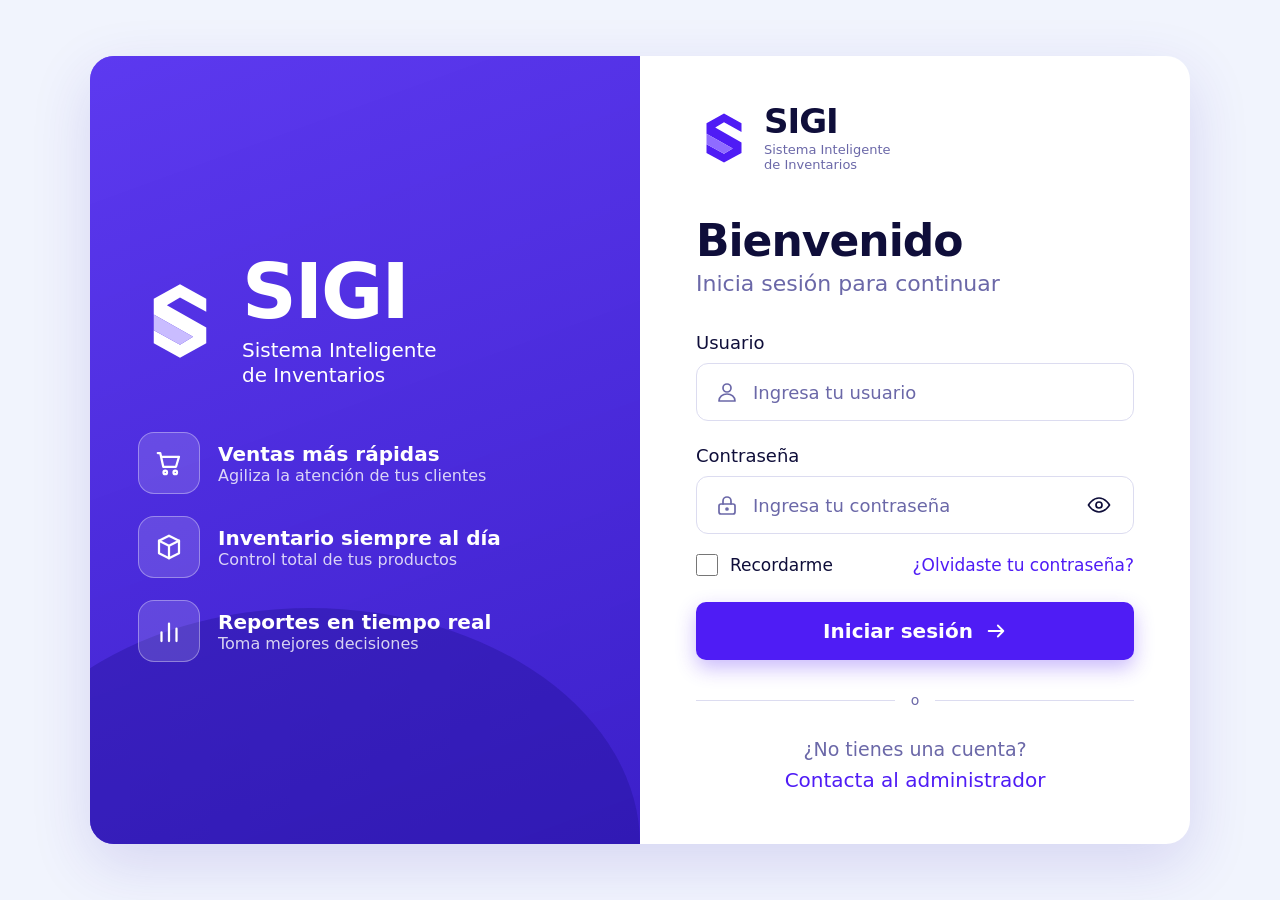
<file: Login/index.html>
<!doctype html>
<html lang="es">
  <head>
    <meta charset="UTF-8" />
    <meta name="viewport" content="width=device-width, initial-scale=1" />
    <title>SIGI – Iniciar sesión</title>
    <link rel="stylesheet" href="style.css" />
  </head>
  <body>
    <main class="card">
      <!-- PANEL IZQUIERDO DE INFORMACION -->
      <section class="hero" aria-label="Presentación de SIGI">
        <div class="brand-big">
          <!-- PROPIEDADES DE ESTILO PARA EL LOGOTIPO "S"-->
          <svg viewBox="0 0 64 64">
            <path
              d="M32 4 52 15v10L32 14 22 20l30 17v12L32 60 12 49V39l20 11 10-6L12 27V15z"
              fill="#fff"
            />
            <path d="M12 27l30 17-10 6-20-11z" fill="#c9bcff" />
          </svg>
          <div>
            <h1>SIGI</h1>
            <p>Sistema Inteligente<br />de Inventarios</p>
          </div>
        </div>

        <!-- CONTENEDOR DE LISTA DE INFORMACION PANEL IZQUIERDO -->
        <ul class="features">
          <!-- VENTAS MAS RAPIDAS   -->
          <li>
            <div class="icon-box">
              <!-- SE CREAN LAS PROPIEDADES DEL ICONO -->
              <svg viewBox="0 0 24 24">
                <path d="M3 4h2l2.4 11h10.2L20 7H6.2" />
                <circle cx="9" cy="19.5" r="1.4" />
                <circle cx="17" cy="19.5" r="1.4" />
              </svg>
            </div>

            <div>
              <!-- SE ACOMPAÑA CON LA INFORMACION DEL LOGOTIPO CREADO -->
              <strong>Ventas más rápidas</strong>
              <span>Agiliza la atención de tus clientes</span>
            </div>
          </li>

          <!-- INVENTARIO SIEMPRE AL DIA   -->
          <li>
            <div class="icon-box">
              <!-- SE CREAN LAS PROPIEDADES DEL ICONO -->
              <svg viewBox="0 0 24 24">
                <path d="M12 3 4 7v10l8 4 8-4V7z" />
                <path d="M4 7l8 4 8-4M12 11v10" />
              </svg>
            </div>

            <div>
              <!-- SE ACOMPAÑA CON LA INFORMACION DEL LOGOTIPO CREADO -->
              <strong>Inventario siempre al día</strong>
              <span>Control total de tus productos</span>
            </div>
          </li>

          <!-- REPORTES EN TIEMPO REAL   -->
          <li>
            <div class="icon-box">
              <!-- SE CREAN LAS PROPIEDADES DEL ICONO -->
              <svg viewBox="0 0 24 24">
                <path d="M6 20v-7M12 20V6M18 20v-10" />
              </svg>
            </div>

            <div>
              <!-- SE ACOMPAÑA CON LA INFORMACION DEL LOGOTIPO CREADO -->
              <strong>Reportes en tiempo real</strong>
              <span>Toma mejores decisiones</span>
            </div>
          </li>
        </ul>
      </section>

      <!-- Panel derecho -->
      <section class="form-side">
        <div class="brand-small">
          <svg viewBox="0 0 64 64" aria-hidden="true">
            <path
              d="M32 4 52 15v10L32 14 22 20l30 17v12L32 60 12 49V39l20 11 10-6L12 27V15z"
              fill="#4f1cf5"
            />
            <path d="M12 27l30 17-10 6-20-11z" fill="#8f6cff" />
          </svg>
          <div>
            <b>SIGI</b>
            <small>
              Sistema Inteligente
              <br />
              de Inventarios
            </small>
          </div>
        </div>

        <h2>Bienvenido</h2>
        <p class="sub">Inicia sesión para continuar</p>

        <!-- FORMULARIO LOGIN -->
        <form id="login" novalidate>
          <!-- ENTRADA DE TEXTO PARA USUARIO -->
          <label class="field-label" for="usuario">Usuario</label>

          <div class="field">
            <svg viewBox="0 0 24 24" aria-hidden="true">
              <circle cx="12" cy="8" r="4" />
              <path d="M4 21c0-4.4 3.6-7 8-7s8 2.6 8 7z" />
            </svg>
            <input
              id="usuario"
              name="usuario"
              type="text"
              placeholder="Ingresa tu usuario"
              autocomplete="username"
              required
            />
          </div>

          <!-- ENTRADA DE TEXTO PARA LA CONTRASEÑA -->
          <label class="field-label" for="clave">Contraseña</label>
          <div class="field">
            <svg viewBox="0 0 24 24" aria-hidden="true">
              <rect x="4" y="11" width="16" height="10" rx="2" />
              <path d="M8 11V8a4 4 0 0 1 8 0v3" />
              <circle cx="12" cy="16" r="1" />
            </svg>
            <input
              id="clave"
              name="clave"
              type="password"
              placeholder="Ingresa tu contraseña"
              autocomplete="current-password"
              required
            />
            <button
              type="button"
              class="toggle"
              id="toggle"
              aria-label="Mostrar contraseña"
            >
              <svg viewBox="0 0 24 24" aria-hidden="true">
                <path
                  d="M1.5 12S5.5 5 12 5s10.5 7 10.5 7S18.5 19 12 19 1.5 12 1.5 12z"
                />
                <circle cx="12" cy="12" r="3" />
              </svg>
            </button>
          </div>

          <div class="row">
            <label class="remember"
              ><input type="checkbox" name="recordar" /> Recordarme</label
            >
            <a href="#">¿Olvidaste tu contraseña?</a>
          </div>

          <button class="btn" type="submit">
            Iniciar sesión
            <svg viewBox="0 0 24 24" aria-hidden="true">
              <path d="M4 12h16M14 6l6 6-6 6" />
            </svg>
          </button>
        </form>

        <div class="divider">o</div>
        <p class="no-account">
          ¿No tienes una cuenta?<br /><a href="#">Contacta al administrador</a>
        </p>
      </section>
    </main>

    <!-- <script>
      const clave = document.getElementById("clave");
      const toggle = document.getElementById("toggle");
      toggle.addEventListener("click", () => {
        const visible = clave.type === "text";
        clave.type = visible ? "password" : "text";
        toggle.setAttribute(
          "aria-label",
          visible ? "Mostrar contraseña" : "Ocultar contraseña",
        );
      });
      document.getElementById("login").addEventListener("submit", (e) => {
        e.preventDefault();
        // Aquí conecta tu lógica de autenticación
      });
    </script> -->
  </body>
</html>
</file>
<file: Login/style.css>
/* Variables con colorimetria */
:root {
  --primary: #4f1cf5;
  --primary-dark: #3a12c4;
  --ink: #0f0e3a;
  --muted: #6b68a8;
  --border: #dcdcf0;
  --bg: #f1f4fd;
  --panel: #4a2be0;
}

* {
  box-sizing: border-box;
  margin: 0;
  padding: 0;
}

body {
  font-family:
    "Segoe UI",
    system-ui,
    -apple-system,
    Roboto,
    Helvetica,
    Arial,
    sans-serif;
  background: var(--bg);
  min-height: 100dvh;
  /* min-height: 100vh; */
  display: flex;
  align-items: center;
  justify-content: center;
  padding: 30px;
  color: var(--ink);
}

.card {
  display: grid;
  grid-template-columns: 1fr 1fr;
  width: 100%;
  max-width: 1100px;
  background: #fff;
  border-radius: 24px;
  overflow: hidden;
  box-shadow: 0 20px 60px rgba(60, 40, 180, 0.15);
}

/* Panel izquierdo */
.hero {
  position: relative;
  background:
    linear-gradient(160deg, rgba(92, 56, 240, 0.92), rgba(58, 30, 200, 0.96)),
    repeating-linear-gradient(90deg, #6a4cf5 0 40px, #5a3de8 40px 80px);
  color: #fff;
  padding: 56px 48px 40px;
  display: flex;
  flex-direction: column;
  justify-content: center;
  gap: 44px;
  overflow: hidden;
}
.hero::after {
  content: "";
  position: absolute;
  left: -20%;
  bottom: -30%;
  width: 120%;
  height: 60%;
  background: rgba(30, 15, 140, 0.35);
  border-radius: 50% 50% 0 0;
  pointer-events: none;
}
.hero > * {
  position: relative;
  z-index: 1;
}
.brand-big {
  display: flex;
  align-items: center;
  gap: 20px;
}
.brand-big svg {
  width: 84px;
  height: 84px;
}
.brand-big h1 {
  font-size: 76px;
  font-weight: 800;
  letter-spacing: -2px;
  line-height: 1;
}
.brand-big p {
  font-size: 20px;
  line-height: 1.25;
  margin-top: 8px;
  font-weight: 400;
}
.features {
  list-style: none;
  display: grid;
  gap: 22px;
}
.features li {
  display: flex;
  align-items: center;
  gap: 18px;
}
.icon-box {
  width: 62px;
  height: 62px;
  flex: none;
  border-radius: 16px;
  background: rgba(255, 255, 255, 0.14);
  border: 1px solid rgba(255, 255, 255, 0.35);
  display: grid;
  place-items: center;
}
.icon-box svg {
  width: 30px;
  height: 30px;
  stroke: #fff;
  fill: none;
  stroke-width: 1.8;
  stroke-linecap: round;
  stroke-linejoin: round;
}
.features strong {
  display: block;
  font-size: 20px;
  font-weight: 600;
}
.features span {
  font-size: 16px;
  opacity: 0.8;
}

/* Panel derecho */
.form-side {
  padding: 48px 56px;
  display: flex;
  flex-direction: column;
  justify-content: center;
}
.brand-small {
  display: flex;
  align-items: center;
  gap: 12px;
  margin-bottom: 44px;
}
.brand-small svg {
  width: 56px;
  height: 56px;
}
.brand-small b {
  display: block;
  font-size: 34px;
  font-weight: 800;
  letter-spacing: -1px;
  line-height: 1;
}
.brand-small small {
  font-size: 13px;
  color: var(--muted);
  line-height: 1.2;
  display: block;
  margin-top: 4px;
}
h2 {
  font-size: 44px;
  font-weight: 800;
  letter-spacing: -1px;
  line-height: 1.1;
}
.sub {
  color: var(--muted);
  font-size: 22px;
  margin: 6px 0 36px;
}
label.field-label {
  display: block;
  font-size: 18px;
  margin-bottom: 10px;
}
.field {
  display: flex;
  align-items: center;
  gap: 14px;
  height: 58px;
  padding: 0 18px;
  border: 1.5px solid var(--border);
  border-radius: 12px;
  background: #fff;
  margin-bottom: 24px;
  transition:
    border-color 0.15s,
    box-shadow 0.15s;
}
.field:focus-within {
  border-color: var(--primary);
  box-shadow: 0 0 0 4px rgba(79, 28, 245, 0.15);
}
.field svg {
  width: 24px;
  height: 24px;
  flex: none;
  stroke: var(--muted);
  fill: none;
  stroke-width: 1.7;
  stroke-linecap: round;
  stroke-linejoin: round;
}
.field input {
  flex: 1;
  border: 0;
  outline: 0;
  font: inherit;
  font-size: 18px;
  color: var(--ink);
  background: transparent;
  min-width: 0;
}
.field input::placeholder {
  color: var(--muted);
}
.toggle {
  background: none;
  border: 0;
  cursor: pointer;
  display: grid;
  place-items: center;
  padding: 4px;
  border-radius: 8px;
}
.toggle:focus-visible {
  outline: 2px solid var(--primary);
}
.toggle svg {
  stroke: var(--ink);
}
.row {
  display: flex;
  justify-content: space-between;
  align-items: center;
  margin: -4px 0 26px;
  font-size: 17px;
}
.remember {
  display: flex;
  align-items: center;
  gap: 12px;
  cursor: pointer;
}
.remember input {
  width: 22px;
  height: 22px;
  accent-color: var(--primary);
  border-radius: 6px;
}
a {
  color: var(--primary);
  text-decoration: none;
}
a:hover {
  text-decoration: underline;
}
a:focus-visible {
  outline: 2px solid var(--primary);
  outline-offset: 2px;
  border-radius: 4px;
}
.btn {
  width: 100%;
  height: 58px;
  background: var(--primary);
  color: #fff;
  border: 0;
  border-radius: 10px;
  font: inherit;
  font-size: 20px;
  font-weight: 600;
  display: flex;
  align-items: center;
  justify-content: center;
  gap: 12px;
  cursor: pointer;
  box-shadow: 0 8px 20px rgba(79, 28, 245, 0.3);
  transition:
    background 0.15s,
    transform 0.1s;
}
.btn:hover {
  background: var(--primary-dark);
}
.btn:active {
  transform: translateY(1px);
}
.btn:focus-visible {
  outline: 3px solid rgba(79, 28, 245, 0.4);
  outline-offset: 3px;
}
.btn svg {
  width: 22px;
  height: 22px;
  stroke: #fff;
  fill: none;
  stroke-width: 2;
  stroke-linecap: round;
  stroke-linejoin: round;
}
.divider {
  display: flex;
  align-items: center;
  gap: 16px;
  margin: 32px 0 26px;
  color: var(--muted);
  font-size: 14px;
}
.divider::before,
.divider::after {
  content: "";
  flex: 1;
  height: 1px;
  background: var(--border);
}
.no-account {
  text-align: center;
  color: var(--muted);
  font-size: 19px;
  line-height: 1.6;
}
.no-account a {
  font-size: 20px;
  font-weight: 500;
}


/* @media (max-width: 860px) {
  .card {
    grid-template-columns: 1fr;
  }
  .hero {
    padding: 40px 28px 56px;
    gap: 32px;
  }
  .brand-big h1 {
    font-size: 56px;
  }
  .form-side {
    padding: 36px 28px;
  }
  h2 {
    font-size: 36px;
  }
}
@media (prefers-reduced-motion: reduce) {
  * {
    transition: none !important;
  }
} */
</file>
